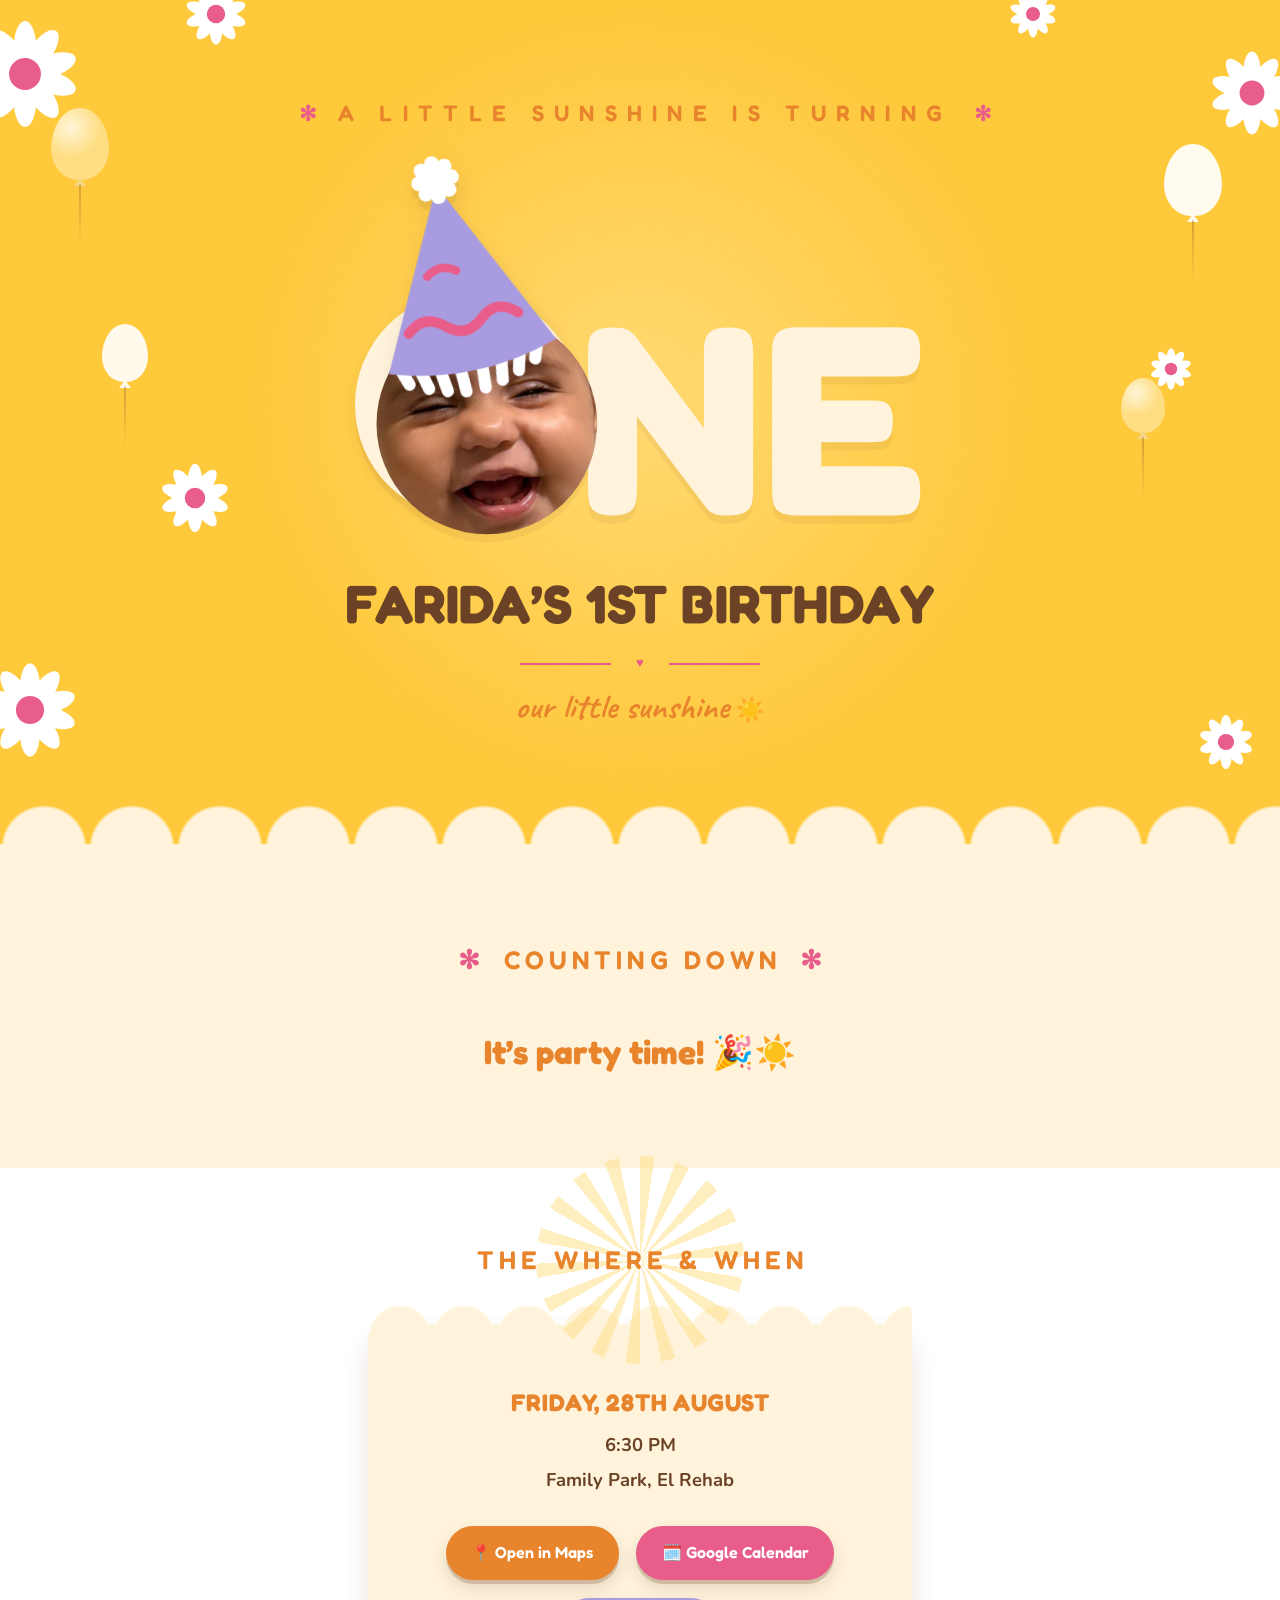
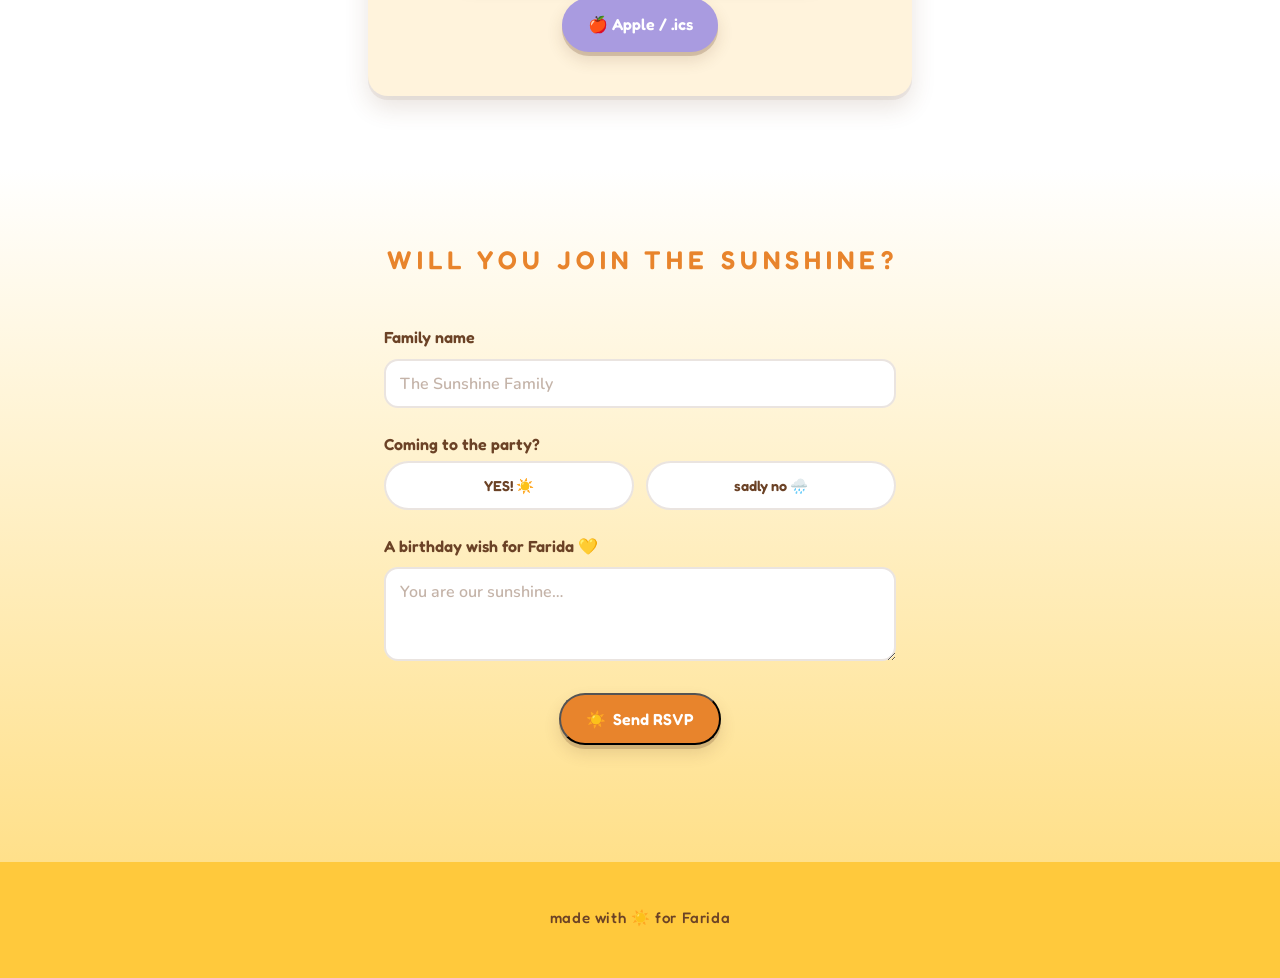
<file: index.html>
<!doctype html>
<html lang="en">
<head>
  <meta charset="utf-8" />
  <meta name="viewport" content="width=device-width, initial-scale=1" />
  <title>Farida is turning ONE! ☀️</title>
  <meta name="description" content="A little sunshine is turning ONE — join us for Farida's 1st birthday! Friday 28th August, 6:30 PM, Family Park, El Rehab." />
  <meta name="theme-color" content="#FFC93C" />
  <meta property="og:title" content="Farida is turning ONE! ☀️" />
  <meta property="og:description" content="A little sunshine is turning ONE — Friday 28th August, 6:30 PM, Family Park, El Rehab. Tap to RSVP!" />
  <meta property="og:image" content="https://deraz.github.io/didi-rsvp/assets/theme/invitation.jpeg" />
  <meta property="og:url" content="https://deraz.github.io/didi-rsvp/" />
  <meta property="og:type" content="website" />
  <link rel="icon" href="assets/theme/favicon.svg" type="image/svg+xml" />
  <link rel="preconnect" href="https://fonts.googleapis.com" />
  <link rel="preconnect" href="https://fonts.gstatic.com" crossorigin />
  <link href="https://fonts.googleapis.com/css2?family=Fredoka:wght@400;500;600;700&family=Caveat:wght@700&family=Nunito:wght@400;700;800&display=swap" rel="stylesheet" />
  <link rel="stylesheet" href="css/styles.css" />
</head>
<body>
  <div class="sky-decor" aria-hidden="true">
    <span class="cloud cloud-1"></span>
    <span class="cloud cloud-2"></span>
    <span class="cloud cloud-3"></span>
    <span class="cloud cloud-4"></span>
    <span class="balloon balloon-1"></span>
    <span class="balloon balloon-2"></span>
    <span class="balloon balloon-3"></span>
    <span class="balloon balloon-4"></span>
  </div>

  <header class="hero">
    <div class="hero-daisies" aria-hidden="true"></div>
    <p class="hero-kicker">A little sunshine is turning</p>
    <div class="hero-one" role="img" aria-label="ONE">
      <span class="hero-o">
        <img src="assets/theme/face.jpg" alt="" />
        <span class="party-hat" aria-hidden="true"></span>
      </span><span class="hero-n">N</span><span class="hero-e">E</span>
    </div>
    <h1 class="hero-title">Farida’s 1st Birthday</h1>
    <p class="hero-sub"><span class="script">our little sunshine</span> ☀️</p>
  </header>

  <main>
    <section id="countdown" aria-label="Countdown to the party">
      <h2 class="section-title"><span aria-hidden="true">✻</span> counting down <span aria-hidden="true">✻</span></h2>
      <div class="count-grid" role="timer">
        <div class="count-chip"><span class="count-num" id="cd-days">–</span><span class="count-label">days</span></div>
        <div class="count-chip"><span class="count-num" id="cd-hours">–</span><span class="count-label">hours</span></div>
        <div class="count-chip"><span class="count-num" id="cd-minutes">–</span><span class="count-label">minutes</span></div>
        <div class="count-chip"><span class="count-num" id="cd-seconds">–</span><span class="count-label">seconds</span></div>
      </div>
      <p class="count-until">until Didi turns ONE!</p>
      <p class="count-done" hidden>It’s party time! 🎉☀️</p>
    </section>
    <section id="details" aria-label="Party details">
      <h2 class="section-title">the where &amp; when</h2>
      <div class="details-card">
        <p class="details-line" id="det-date"></p>
        <p class="details-line" id="det-time"></p>
        <p class="details-line" id="det-venue"></p>
        <div class="details-actions">
          <a class="btn btn-maps" id="det-maps" target="_blank" rel="noopener">📍 Open in Maps</a>
          <a class="btn btn-gcal" id="det-gcal" target="_blank" rel="noopener">🗓️ Google Calendar</a>
          <a class="btn btn-ics" id="det-ics" download="faridas-first-birthday.ics">🍎 Apple / .ics</a>
        </div>
      </div>
    </section>
    <section id="photos" aria-label="Photo moments">
      <h2 class="section-title"><span aria-hidden="true">✻</span> photo moments <span aria-hidden="true">✻</span></h2>
      <div class="photo-grid" id="photo-grid"></div>
    </section>
    <section id="rsvp" aria-label="RSVP">
      <h2 class="section-title">will you join the sunshine?</h2>
      <form id="rsvp-form" novalidate>
        <label class="field">
          <span>Family name</span>
          <input name="name" type="text" maxlength="100" required placeholder="The Sunshine Family" />
        </label>
        <fieldset class="attending">
          <legend>Coming to the party?</legend>
          <label class="toggle yes"><input type="radio" name="attending" value="yes" /> <span>YES! ☀️</span></label>
          <label class="toggle no"><input type="radio" name="attending" value="no" /> <span>sadly no 🌧️</span></label>
        </fieldset>
        <div class="counts" id="rsvp-counts" hidden>
          <div class="stepper" data-for="adults">
            <span>Grown-ups</span>
            <button type="button" class="step-btn" data-step="-1" aria-label="fewer adults">−</button>
            <input name="adults" type="number" inputmode="numeric" min="1" max="20" value="1" />
            <button type="button" class="step-btn" data-step="1" aria-label="more adults">+</button>
          </div>
          <div class="stepper" data-for="kids">
            <span>Little ones</span>
            <button type="button" class="step-btn" data-step="-1" aria-label="fewer kids">−</button>
            <input name="kids" type="number" inputmode="numeric" min="0" max="20" value="0" />
            <button type="button" class="step-btn" data-step="1" aria-label="more kids">+</button>
          </div>
        </div>
        <label class="field">
          <span>A birthday wish for Farida 💛</span>
          <textarea name="wish" maxlength="500" rows="3" placeholder="You are our sunshine…"></textarea>
        </label>
        <button type="submit" class="btn btn-submit"><span class="sun-icon" aria-hidden="true">☀️</span> Send RSVP</button>
        <p class="form-msg" id="rsvp-msg" role="status"></p>
      </form>
      <div class="rsvp-done" id="rsvp-done" hidden>
        <p class="done-yes" hidden>Yaaay! Didi can’t wait to see you! ☀️🎉</p>
        <p class="done-no" hidden>We’ll miss you — thanks for letting us know 💛</p>
      </div>
    </section>
  </main>

  <footer class="footer">made with ☀️ for Farida</footer>

  <script type="module" src="js/app.js"></script>
</body>
</html>
</file>
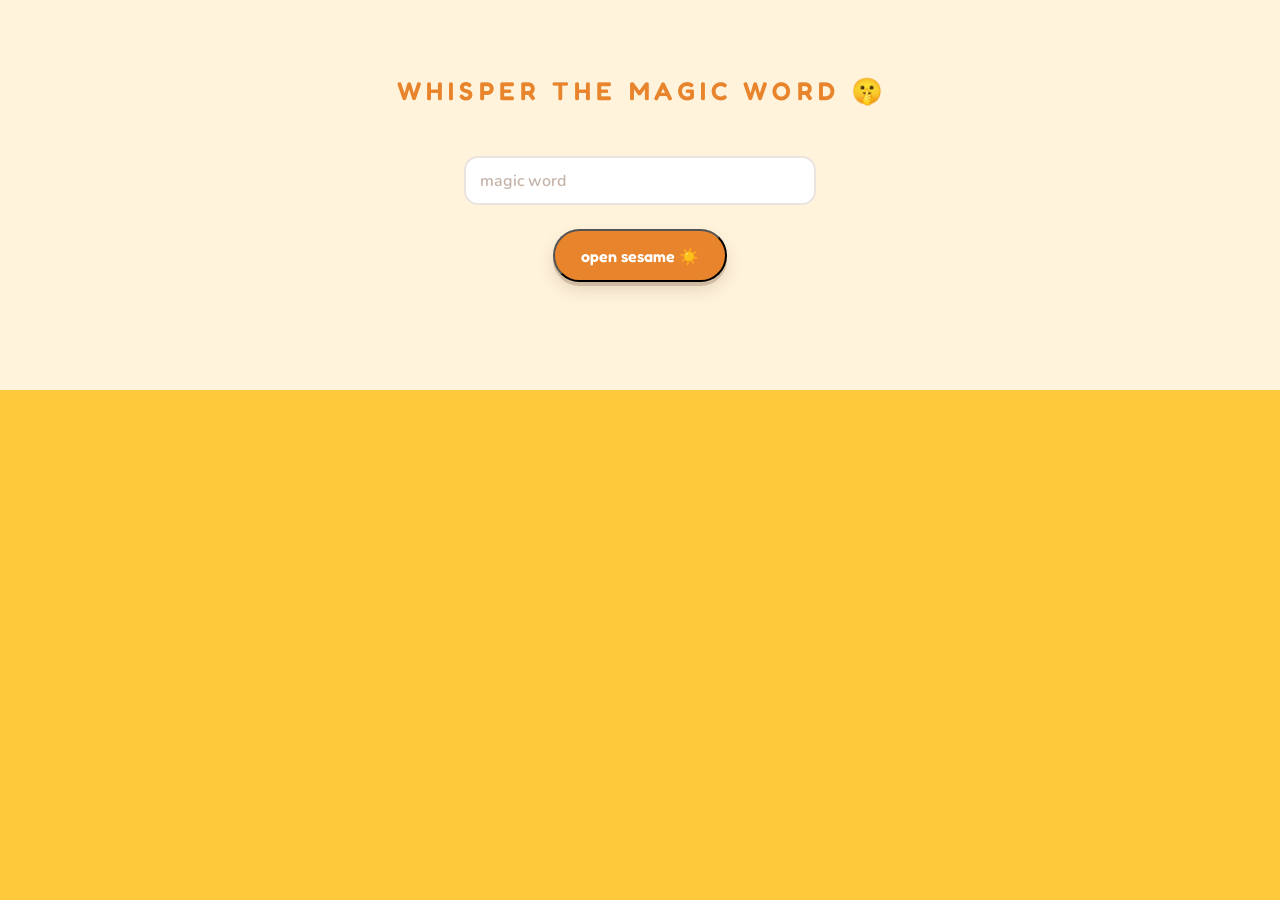
<file: admin.html>
<!doctype html>
<html lang="en">
<head>
  <meta charset="utf-8" />
  <meta name="viewport" content="width=device-width, initial-scale=1" />
  <meta name="robots" content="noindex, nofollow" />
  <title>Didi's secret garden 🤫</title>
  <meta name="theme-color" content="#FFC93C" />
  <link rel="icon" href="assets/theme/favicon.svg" type="image/svg+xml" />
  <link rel="preconnect" href="https://fonts.googleapis.com" />
  <link rel="preconnect" href="https://fonts.gstatic.com" crossorigin />
  <link href="https://fonts.googleapis.com/css2?family=Fredoka:wght@400;500;600;700&family=Caveat:wght@700&family=Nunito:wght@400;700;800&display=swap" rel="stylesheet" />
  <link rel="stylesheet" href="css/styles.css" />
</head>
<body>
  <main class="admin">
    <section id="gate">
      <h1 class="section-title">whisper the magic word 🤫</h1>
      <form id="gate-form">
        <input id="gate-pass" type="password" autocomplete="off" placeholder="magic word" />
        <button class="btn btn-submit" type="submit">open sesame ☀️</button>
        <p class="form-msg" id="gate-msg" role="status"></p>
      </form>
    </section>
    <section id="dash" hidden>
      <h1 class="section-title">Didi’s RSVP dashboard</h1>
      <div class="stat-cards">
        <div class="stat"><span class="stat-num" id="st-families">0</span><span>families</span></div>
        <div class="stat"><span class="stat-num" id="st-yes">0</span><span>coming</span></div>
        <div class="stat"><span class="stat-num" id="st-no">0</span><span>can’t make it</span></div>
        <div class="stat"><span class="stat-num" id="st-adults">0</span><span>grown-ups</span></div>
        <div class="stat"><span class="stat-num" id="st-kids">0</span><span>little ones</span></div>
      </div>
      <button class="btn" id="refresh">↻ refresh</button>
      <p class="form-msg" id="dash-msg" role="status"></p>
      <div class="table-scroll">
        <table class="rsvp-table">
          <thead><tr><th>When</th><th>Name</th><th>Coming</th><th>Adults</th><th>Kids</th><th>Wish</th></tr></thead>
          <tbody id="rsvp-rows"></tbody>
        </table>
      </div>
      <h2 class="section-title">wishes wall 💛</h2>
      <div id="wishes" class="wishes-wall"></div>
    </section>
  </main>
  <script type="module" src="js/admin.js"></script>
</body>
</html>
</file>
<file: css/styles.css>
/* ==========================================================================
   Farida's 1st Birthday — "a little sunshine is turning ONE"
   Theme tokens, page skeleton rhythm, and the invitation-style hero.
   No dependencies. Mobile-first: 375px base, enhancements at 700px / 1100px.
   ========================================================================== */

/* --------------------------------------------------------------------------
   1. Tokens
   -------------------------------------------------------------------------- */

:root {
  --sun: #FFC93C; --sun-soft: #FFE08A; --cream: #FFF3DC; --cloud: #FFFFFF;
  --marigold: #E8842C; --brown: #6B4226; --pink: #E85D8A; --lilac: #A99BE0;
  --font-display: "Fredoka", sans-serif;
  --font-script: "Caveat", cursive;
  --font-body: "Nunito", sans-serif;

  /* Shared decorative art, drawn once and reused as background layers. */
  --daisy: url("data:image/svg+xml,<svg xmlns='http://www.w3.org/2000/svg' viewBox='0 0 100 100'><g fill='%23FFFFFF'><ellipse cx='50' cy='27' rx='9.5' ry='22'/><ellipse cx='50' cy='27' rx='9.5' ry='22' transform='rotate(36 50 50)'/><ellipse cx='50' cy='27' rx='9.5' ry='22' transform='rotate(72 50 50)'/><ellipse cx='50' cy='27' rx='9.5' ry='22' transform='rotate(108 50 50)'/><ellipse cx='50' cy='27' rx='9.5' ry='22' transform='rotate(144 50 50)'/><ellipse cx='50' cy='27' rx='9.5' ry='22' transform='rotate(180 50 50)'/><ellipse cx='50' cy='27' rx='9.5' ry='22' transform='rotate(216 50 50)'/><ellipse cx='50' cy='27' rx='9.5' ry='22' transform='rotate(252 50 50)'/><ellipse cx='50' cy='27' rx='9.5' ry='22' transform='rotate(288 50 50)'/><ellipse cx='50' cy='27' rx='9.5' ry='22' transform='rotate(324 50 50)'/></g><circle cx='50' cy='50' r='13.5' fill='%23E85D8A'/></svg>");

  --hat: url("data:image/svg+xml,<svg xmlns='http://www.w3.org/2000/svg' viewBox='0 0 120 150'><g fill='%23FFFFFF'><rect x='16' y='113' width='6.5' height='17' rx='3.2' transform='rotate(-19 19 113)'/><rect x='27' y='117' width='6.5' height='17' rx='3.2' transform='rotate(-14 30 117)'/><rect x='38' y='120' width='6.5' height='17' rx='3.2' transform='rotate(-8 41 120)'/><rect x='49' y='122' width='6.5' height='17' rx='3.2' transform='rotate(-3 52 122)'/><rect x='61' y='122' width='6.5' height='17' rx='3.2' transform='rotate(3 64 122)'/><rect x='72' y='120' width='6.5' height='17' rx='3.2' transform='rotate(8 75 120)'/><rect x='83' y='117' width='6.5' height='17' rx='3.2' transform='rotate(14 86 117)'/><rect x='94' y='113' width='6.5' height='17' rx='3.2' transform='rotate(19 97 113)'/></g><path d='M60 24 L106 118 Q60 133 14 118 Z' fill='%23A99BE0'/><path d='M29 99 Q39 90 49 99 T69 99 T89 100' fill='none' stroke='%23E85D8A' stroke-width='5.5' stroke-linecap='round'/><path d='M45 71 Q53 65 61 71' fill='none' stroke='%23E85D8A' stroke-width='4.5' stroke-linecap='round'/><g fill='%23FFFFFF' transform='translate(60 21)'><rect x='-13' y='-4' width='26' height='8' rx='4'/><rect x='-13' y='-4' width='26' height='8' rx='4' transform='rotate(45)'/><rect x='-13' y='-4' width='26' height='8' rx='4' transform='rotate(90)'/><rect x='-13' y='-4' width='26' height='8' rx='4' transform='rotate(135)'/><circle r='9'/></g></svg>");

  /* A scalloped sun-cookie roundel — eight petal bumps plus a filled center
     disc, echoing the sun cookies/pops in assets/theme/desserts-grid.png.
     Reused as the .stat card background on the admin dashboard. */
  --sun-cookie: url("data:image/svg+xml,<svg xmlns='http://www.w3.org/2000/svg' viewBox='0 0 100 100'><g fill='%23FFC93C'><circle cx='88' cy='50' r='15'/><circle cx='77' cy='23' r='15'/><circle cx='50' cy='12' r='15'/><circle cx='23' cy='23' r='15'/><circle cx='12' cy='50' r='15'/><circle cx='23' cy='77' r='15'/><circle cx='50' cy='88' r='15'/><circle cx='77' cy='77' r='15'/><circle cx='50' cy='50' r='40'/></g></svg>");
}

/* --------------------------------------------------------------------------
   2. Reset + base
   -------------------------------------------------------------------------- */

* { box-sizing: border-box; margin: 0; }

html { -webkit-text-size-adjust: 100%; }

/* Belt-and-suspenders for every [hidden] element in the app: an author rule
   that sets `display` at equal-or-lower specificity than the UA [hidden]
   rule silently wins and leaves the element visible (see the .count-grid
   note in section 6 for the concrete trap). `!important` here means any
   future `display` rule on a [hidden] element is safe by default; the
   targeted `X[hidden] { display: none; }` overrides elsewhere in this file
   predate this rule and are left in place as documentation of the trap. */
[hidden] {
  display: none !important;
}

body {
  background: var(--sun);
  color: var(--brown);
  font-family: var(--font-body);
  font-size: 16px;
  line-height: 1.6;
  overflow-x: hidden;
  min-height: 100vh;
}

img { max-width: 100%; }

:focus-visible {
  outline: 3px solid var(--brown);
  outline-offset: 3px;
  border-radius: 6px;
}

/* --------------------------------------------------------------------------
   3. Sky decor — drifting clouds + floating balloons behind everything
   -------------------------------------------------------------------------- */

.sky-decor {
  position: fixed;
  inset: 0;
  overflow: hidden;
  pointer-events: none;
  z-index: 0;
}

.cloud {
  position: absolute;
  left: 0;
  width: 120px;
  height: 40px;
  background: var(--cloud);
  border-radius: 60px;
  opacity: 0.35;
  will-change: transform;
}

.cloud::before,
.cloud::after {
  content: "";
  position: absolute;
  background: inherit;
  border-radius: 50%;
}

.cloud::before { width: 58px; height: 58px; left: 16px; top: -26px; }
.cloud::after  { width: 40px; height: 40px; right: 18px; top: -18px; }

.cloud-1 { top: 5%;  transform: translateX(-30vw) scale(0.8);  opacity: 0.42; }
.cloud-2 { top: 37%; transform: translateX(-30vw) scale(0.55); opacity: 0.34; }
.cloud-3 { top: 58%; transform: translateX(-30vw) scale(1.05); opacity: 0.3; }
.cloud-4 { top: 79%; transform: translateX(-30vw) scale(0.7);  opacity: 0.28; }

.balloon {
  display: none;
  position: absolute;
  width: 58px;
  height: 72px;
  border-radius: 50% 50% 48% 48% / 58% 58% 44% 44%;
  background:
    radial-gradient(circle at 34% 27%, rgba(255, 255, 255, 0.8), rgba(255, 255, 255, 0) 46%),
    var(--sun-soft);
  opacity: 0.92;
}

/* Knot under the balloon. */
.balloon::before {
  content: "";
  position: absolute;
  left: 50%;
  bottom: -6px;
  width: 0;
  height: 0;
  transform: translateX(-50%);
  border-left: 6px solid transparent;
  border-right: 6px solid transparent;
  border-bottom: 8px solid currentColor;
  color: inherit;
}

/* String. */
.balloon::after {
  content: "";
  position: absolute;
  left: 50%;
  top: 100%;
  width: 2px;
  height: 62px;
  margin-top: 4px;
  transform: translateX(-50%);
  background: linear-gradient(rgba(107, 66, 38, 0.32), rgba(107, 66, 38, 0));
  border-radius: 2px;
}

.balloon-1 { top: 9%;  left: 2.2%;  color: #F3D98C; }
.balloon-2 { top: 30%; left: 5.5%;  color: #FFFFFF; background: radial-gradient(circle at 34% 27%, rgba(255,255,255,0.95), rgba(255,255,255,0) 46%), var(--cloud); width: 46px; height: 58px; opacity: 0.9; }
.balloon-3 { top: 13%; right: 2.4%; color: #FFFFFF; background: radial-gradient(circle at 34% 27%, rgba(255,255,255,0.95), rgba(255,255,255,0) 46%), var(--cloud); }
.balloon-4 { top: 37%; right: 6%;   color: #F3D98C; width: 44px; height: 55px; }

/* --------------------------------------------------------------------------
   4. Hero — a web recreation of the paper invitation
   -------------------------------------------------------------------------- */

.hero {
  position: relative;
  z-index: 1;
  overflow: hidden;
  padding: clamp(2.75rem, 11vw, 5.5rem) clamp(1rem, 5vw, 2.5rem) clamp(5rem, 14vw, 8rem);
  text-align: center;
  isolation: isolate;
}

/* Warm glow behind the ONE, like light off the page. */
.hero::before {
  content: "";
  position: absolute;
  left: 50%;
  top: 46%;
  width: min(125vw, 880px);
  aspect-ratio: 1;
  transform: translate(-50%, -50%);
  background: radial-gradient(circle, var(--sun-soft) 0%, rgba(255, 224, 138, 0) 63%);
  opacity: 0.7;
  z-index: -2;
}

/* Cloud-scalloped hand-off into the first cream section. */
.hero::after {
  content: "";
  position: absolute;
  left: 0;
  right: 0;
  bottom: -1px;
  height: 58px;
  z-index: -1;
  background:
    radial-gradient(circle at 32px 40px, var(--cream) 29px, rgba(255, 243, 220, 0) 31px)
      0 0 / 64px 58px repeat-x,
    linear-gradient(var(--cream), var(--cream)) 0 100% / 100% 20px no-repeat;
}

.hero-daisies {
  position: absolute;
  inset: 0;
  z-index: -1;
  pointer-events: none;
  background-image: var(--daisy), var(--daisy), var(--daisy), var(--daisy), var(--daisy), var(--daisy);
  background-repeat: no-repeat;
  background-size: 96px, 58px, 74px, 44px, 84px, 50px;
  background-position:
    -26px 1.5%,
    23% -14px,
    calc(100% + 14px) 4%,
    72% 1%,
    -18px 87%,
    calc(100% - 10px) 90%;
}

/* --- kicker: spaced marigold caps flanked by pink sparkle marks ---------- */

.hero-kicker {
  font-family: var(--font-display);
  font-weight: 600;
  font-size: clamp(0.78rem, 3.4vw, 1.2rem);
  color: var(--marigold);
  text-transform: uppercase;
  letter-spacing: 0.24em;
  text-indent: 0.24em;
  text-align: center;
  line-height: 1.5;
  /* Keeps the kicker to a comfortable two-line measure on phones so the
     sparkle marks stay beside the words instead of out at the daisies. */
  max-width: min(100%, 12.5rem);
  margin: 0 auto;
}

.hero-kicker::before,
.hero-kicker::after {
  /* U+273B has no emoji presentation, unlike ✳ which iOS renders as a
     green emoji regardless of CSS color. */
  content: "✻";
  display: inline-block;
  color: var(--pink);
  font-size: 0.95em;
  letter-spacing: 0;
  text-indent: 0;
}

.hero-kicker::before { margin-right: 1em; }
.hero-kicker::after  { margin-left: 1em; }

/* --- the giant ONE ------------------------------------------------------- */

.hero-one {
  display: flex;
  justify-content: center;
  align-items: center;
  font-family: var(--font-display);
  font-weight: 700;
  font-size: clamp(6rem, 31vw, 16rem);
  line-height: 1;
  color: var(--cream);
  letter-spacing: 0.005em;
  /* Top margin scales with the type so the party hat always clears the kicker. */
  margin: calc(0.5em + 1rem) 0 clamp(0.5rem, 2vw, 1rem);
  filter: drop-shadow(0 0.03em 0 rgba(107, 66, 38, 0.07));
}

.hero-o {
  position: relative;
  display: inline-block;
  width: 0.84em;
  height: 0.84em;
  flex: none;
  margin-bottom: 0.075em;
  border-radius: 50%;
  background: var(--cream);
  box-shadow: 0 0.02em 0.05em rgba(107, 66, 38, 0.08);
}

.hero-o img {
  position: absolute;
  inset: 0.072em;
  width: auto;
  height: auto;
  display: block;
  object-fit: cover;
  object-position: 50% 44%;
  /* Clip tight, then scale back up: crops the source's edge fringe without
     letting the photo spill outside the cream ring. */
  clip-path: circle(47%);
  transform: scale(1.04);
}

.hero-n,
.hero-e { display: inline-block; }

/* --- the party hat: lilac cone, pink zigzag, white pompom + tassels ------ */

.party-hat {
  position: absolute;
  left: 8%;
  top: -71%;
  width: 99%;
  aspect-ratio: 120 / 150;
  transform: rotate(-12deg);
  transform-origin: 60% 100%;
  background: var(--hat) no-repeat center / contain;
  filter: drop-shadow(0 0.03em 0.04em rgba(107, 66, 38, 0.12));
}

/* --- title + script sub-line -------------------------------------------- */

.hero-title {
  font-family: var(--font-display);
  font-weight: 700;
  font-size: clamp(1.7rem, 7.6vw, 3.5rem);
  line-height: 1.15;
  letter-spacing: 0.01em;
  text-transform: uppercase;
  color: var(--brown);
  margin: clamp(0.75rem, 3vw, 1.5rem) auto 0;
  max-width: 16ch;
}

.hero-sub {
  margin-top: clamp(0.9rem, 3.5vw, 1.4rem);
  font-size: clamp(1.1rem, 4vw, 1.5rem);
  line-height: 1.2;
}

/* Pink rule–heart–rule divider, straight from the invitation. */
.hero-sub::before {
  content: "♥";
  display: block;
  width: min(15rem, 74vw);
  margin: 0 auto clamp(0.6rem, 2.5vw, 1rem);
  color: var(--pink);
  font-size: 0.82rem;
  line-height: 1;
  background:
    linear-gradient(var(--pink), var(--pink)) left center / 38% 2px no-repeat,
    linear-gradient(var(--pink), var(--pink)) right center / 38% 2px no-repeat;
}

.hero-sub .script {
  font-family: var(--font-script);
  font-weight: 700;
  font-size: 1.45em;
  color: var(--marigold);
}

/* --------------------------------------------------------------------------
   5. Page rhythm — empty landmarks that later tasks fill in
   -------------------------------------------------------------------------- */

main {
  position: relative;
  z-index: 1;
  /* Overlap the hero by a hair so fractional layout heights can never leave a
     sliver of the yellow page background showing at the seam. */
  margin-top: -1px;
}

main > section {
  min-height: clamp(170px, 27vh, 280px);
  padding: clamp(2.5rem, 8vw, 4.5rem) clamp(1rem, 5vw, 2.5rem);
  background: var(--cream);
}

#details { background: var(--cloud); }
#photos  { background: var(--cream); }
#rsvp    { background: linear-gradient(180deg, var(--cloud) 0%, var(--sun-soft) 100%); }

/* --------------------------------------------------------------------------
   6. Countdown — cloud-cookie chips ticking down to the party
   -------------------------------------------------------------------------- */

.section-title {
  font-family: var(--font-display);
  font-weight: 600;
  font-size: clamp(1.05rem, 4.4vw, 1.4rem);
  text-transform: uppercase;
  letter-spacing: 0.14em;
  text-indent: 0.14em;
  text-align: center;
  color: var(--marigold);
  margin: 0 auto clamp(1.75rem, 7vw, 2.75rem);
}

.section-title span {
  display: inline-block;
  color: var(--pink);
  margin: 0 0.3em;
  text-indent: 0;
}

.count-grid {
  display: grid;
  grid-template-columns: repeat(4, 1fr);
  gap: clamp(0.55rem, 3vw, 1rem);
  max-width: 30rem;
  margin: 0 auto;
}

/* `display: grid` above out-specifies the UA [hidden] rule at equal
   specificity (author beats user-agent regardless of selector weight), so
   without this the grid would stay visible after `els.grid.hidden = true`. */
.count-grid[hidden] {
  display: none;
}

/* A cloud cookie: a soft blobby rectangle plus two overlapping circular
   bumps riding its top edge, echoing the iced cloud cookies in
   assets/theme/desserts-grid.png. */
.count-chip {
  position: relative;
  display: flex;
  flex-direction: column;
  align-items: center;
  justify-content: center;
  gap: 0.2em;
  padding: 1.15em 0.3em 0.85em;
  background: var(--cloud);
  border-radius: 48% 48% 42% 42% / 62% 62% 38% 38%;
  box-shadow:
    0 3px 0 rgba(107, 66, 38, 0.08),
    0 8px 16px rgba(107, 66, 38, 0.14);
}

.count-chip::before,
.count-chip::after {
  content: "";
  position: absolute;
  top: -13%;
  width: 52%;
  height: 40%;
  background: inherit;
  border-radius: 50%;
}

.count-chip::before { left: 0%; }
.count-chip::after  { right: 0%; }

.count-num {
  position: relative;
  font-family: var(--font-display);
  font-weight: 700;
  font-size: clamp(1.5rem, 7vw, 2rem);
  line-height: 1;
  color: var(--marigold);
  font-variant-numeric: tabular-nums;
}

.count-label {
  position: relative;
  font-family: var(--font-body);
  font-weight: 800;
  font-size: clamp(0.58rem, 2.4vw, 0.72rem);
  text-transform: uppercase;
  letter-spacing: 0.09em;
  color: var(--brown);
}

.count-until {
  margin-top: clamp(1.25rem, 5vw, 2rem);
  font-family: var(--font-script);
  font-weight: 700;
  font-size: clamp(1.3rem, 5.5vw, 1.7rem);
  text-align: center;
  color: var(--marigold);
}

.count-done {
  margin-top: clamp(1rem, 4vw, 1.5rem);
  font-family: var(--font-display);
  font-weight: 700;
  font-size: clamp(1.5rem, 6vw, 2.1rem);
  text-align: center;
  color: var(--marigold);
}

/* --------------------------------------------------------------------------
   7. Details — the where & when, with maps + calendar actions
   -------------------------------------------------------------------------- */

#details .section-title {
  position: relative;
  z-index: 1;
}

/* Sunburst glowing behind the title, like the hero's warm glow. */
#details .section-title::before {
  content: "";
  position: absolute;
  left: 50%;
  top: 50%;
  z-index: -1;
  width: clamp(9rem, 45vw, 13rem);
  aspect-ratio: 1;
  transform: translate(-50%, -50%);
  background: repeating-conic-gradient(var(--sun-soft) 0deg 8deg, transparent 8deg 20deg);
  border-radius: 50%;
  opacity: 0.55;
}

.details-card {
  position: relative;
  max-width: 30rem;
  margin: 30px auto 0;
  padding: clamp(2.5rem, 8vw, 3.25rem) clamp(1.5rem, 6vw, 2.5rem) clamp(2rem, 7vw, 2.75rem);
  background: var(--cream);
  border-radius: 20px;
  box-shadow:
    0 4px 0 rgba(107, 66, 38, 0.08),
    0 12px 24px rgba(107, 66, 38, 0.14);
  text-align: center;
}

/* Cloud-scallop lid capping the card, echoing the hero::after hand-off. */
.details-card::before {
  content: "";
  position: absolute;
  left: 0;
  right: 0;
  top: -29px;
  height: 58px;
  border-radius: 20px 20px 0 0;
  background:
    radial-gradient(circle at 32px 40px, var(--cream) 29px, rgba(255, 243, 220, 0) 31px)
      0 0 / 64px 58px repeat-x,
    linear-gradient(var(--cream), var(--cream)) 0 100% / 100% 20px no-repeat;
}

.details-line {
  position: relative;
  margin: 0.3em 0;
  font-weight: 700;
}

#det-date {
  font-family: var(--font-display);
  font-size: clamp(1.15rem, 4.5vw, 1.5rem);
  text-transform: uppercase;
  letter-spacing: 0.03em;
  color: var(--marigold);
}

#det-time,
#det-venue {
  font-size: clamp(1rem, 3.6vw, 1.15rem);
  color: var(--brown);
}

.details-actions {
  position: relative;
  display: flex;
  flex-wrap: wrap;
  justify-content: center;
  gap: 0.85rem;
  margin-top: clamp(1.5rem, 5vw, 2rem);
}

.btn {
  display: inline-flex;
  align-items: center;
  justify-content: center;
  gap: 0.4em;
  /* Emoji-only buttons (e.g. #refresh, no icon span) sit ~4px shorter than
     ones with a taller inline glyph, which drops them under the 44px tap
     target minimum — min-height keeps every .btn variant at 44px regardless
     of its content's natural line box. */
  min-height: 44px;
  font-family: var(--font-display);
  font-weight: 600;
  font-size: clamp(0.85rem, 3.2vw, 0.95rem);
  color: var(--cloud);
  text-decoration: none;
  white-space: nowrap;
  padding: 0.85em 1.35em;
  border-radius: 999px;
  box-shadow:
    0 4px 0 rgba(107, 66, 38, 0.22),
    0 8px 16px rgba(107, 66, 38, 0.16);
  transition: translate 0.15s ease;
}

.btn:hover,
.btn:focus-visible {
  translate: 0 -2px;
}

.btn-maps { background: var(--marigold); }
.btn-gcal { background: var(--pink); }
.btn-ics  { background: var(--lilac); }

/* --------------------------------------------------------------------------
   8. Photo moments — polaroid snapshots, tossed onto the page
   -------------------------------------------------------------------------- */

.photo-grid {
  display: grid;
  grid-template-columns: repeat(2, 1fr);
  gap: clamp(1.5rem, 6vw, 2rem) clamp(1rem, 4vw, 1.5rem);
  max-width: 34rem;
  margin: 0 auto;
}

/* [hidden] on the ancestor #photos already removes this from layout, so no
   extra guard is needed here (see the count-grid note above for the case
   where that guard IS required). */
.photo-card {
  display: flex;
  flex-direction: column;
  align-items: center;
  background: var(--cloud);
  padding: 0.55rem 0.55rem 1rem;
  border-radius: 4px;
  box-shadow:
    0 3px 0 rgba(107, 66, 38, 0.08),
    0 8px 16px rgba(107, 66, 38, 0.16);
  transform: rotate(-3deg);
  transition: transform 0.2s ease;
}

.photo-card:nth-child(even) { transform: rotate(3deg); }
.photo-card:nth-child(3n)   { transform: rotate(-1.5deg); }

.photo-card:hover,
.photo-card:focus-within {
  transform: rotate(0deg) translateY(-2px);
}

.photo-card img {
  display: block;
  width: 100%;
  aspect-ratio: 1;
  object-fit: cover;
  border-radius: 2px;
}

.photo-card figcaption {
  margin-top: 0.65em;
  font-family: var(--font-script);
  font-weight: 700;
  font-size: clamp(1.05rem, 4.4vw, 1.3rem);
  line-height: 1.1;
  color: var(--marigold);
  text-align: center;
}

/* --------------------------------------------------------------------------
   9. RSVP — form, toggle pills, steppers, submit sun, and confetti
   -------------------------------------------------------------------------- */

#rsvp-form {
  max-width: 26rem;
  margin: 0 auto;
  display: flex;
  flex-direction: column;
  gap: clamp(1.1rem, 4vw, 1.5rem);
}

/* Same trap as .count-grid/.counts: an explicit `display` here out-specifies
   the UA [hidden] rule, so `form.hidden = true` on submit success needs this
   guard or the form stays visible next to the done message. */
#rsvp-form[hidden] {
  display: none;
}

.field {
  display: flex;
  flex-direction: column;
  gap: 0.5em;
  font-family: var(--font-display);
  font-weight: 600;
  font-size: 0.9rem;
  color: var(--brown);
}

.field input[type="text"],
.field textarea {
  width: 100%;
  font-family: var(--font-body);
  font-weight: 700;
  font-size: 1rem;
  color: var(--brown);
  padding: 0.85em 1em;
  border: none;
  border-radius: 14px;
  background: var(--cloud);
  box-shadow: inset 0 0 0 2px rgba(107, 66, 38, 0.14);
  resize: vertical;
}

.field input[type="text"]::placeholder,
.field textarea::placeholder {
  color: rgba(107, 66, 38, 0.4);
  font-weight: 600;
}

.field input[type="text"]:focus,
.field textarea:focus {
  outline: none;
  box-shadow: inset 0 0 0 2px var(--marigold);
}

.attending {
  display: flex;
  flex-wrap: wrap;
  gap: 0.75rem;
  border: none;
  padding: 0;
  margin: 0;
}

.attending legend {
  width: 100%;
  padding: 0 0 0.2em;
  font-family: var(--font-display);
  font-weight: 600;
  font-size: 0.9rem;
  color: var(--brown);
}

/* The pill is the <label>; its radio is visually hidden but stays in the a11y
   tree and keyboard-focusable, so :has(input:checked) drives the fill. */
.toggle {
  position: relative;
  flex: 1 1 9rem;
  display: flex;
  align-items: center;
  justify-content: center;
  padding: 0.9em 0.5em;
  border-radius: 999px;
  background: var(--cloud);
  box-shadow: inset 0 0 0 2px rgba(107, 66, 38, 0.14);
  font-family: var(--font-display);
  font-weight: 600;
  font-size: 0.9rem;
  color: var(--brown);
  cursor: pointer;
  transition: background-color 0.15s ease, box-shadow 0.15s ease, translate 0.15s ease;
}

.toggle input {
  position: absolute;
  width: 1px;
  height: 1px;
  opacity: 0;
  pointer-events: none;
}

.toggle:has(input:focus-visible) {
  outline: 3px solid var(--brown);
  outline-offset: 3px;
}

.toggle.yes:has(input:checked) {
  background: var(--sun);
  color: var(--brown);
  box-shadow: none;
  translate: 0 -2px;
}

.toggle.no:has(input:checked) {
  background: var(--lilac);
  color: var(--cloud);
  box-shadow: none;
  translate: 0 -2px;
}

.counts {
  display: flex;
  flex-direction: column;
  gap: 0.85rem;
}

/* Same trap as .count-grid: an explicit `display` here would out-specify the
   UA [hidden] rule, so it needs the same guard once `counts.hidden` is set. */
.counts[hidden] {
  display: none;
}

.stepper {
  display: grid;
  grid-template-columns: 1fr auto auto auto;
  align-items: center;
  gap: 0.6rem;
  padding: 0.7em 0.9em;
  background: var(--cloud);
  border-radius: 14px;
}

.stepper > span {
  font-family: var(--font-display);
  font-weight: 600;
  font-size: 0.85rem;
  color: var(--brown);
}

.stepper input {
  width: 2.6em;
  text-align: center;
  font-family: var(--font-display);
  font-weight: 700;
  font-size: 1.05rem;
  color: var(--marigold);
  border: none;
  background: transparent;
  -moz-appearance: textfield;
}

.stepper input::-webkit-outer-spin-button,
.stepper input::-webkit-inner-spin-button {
  -webkit-appearance: none;
  margin: 0;
}

.step-btn {
  display: inline-flex;
  align-items: center;
  justify-content: center;
  /* 2.5em keeps the tap target at the 44px minimum (2.1em was ~37px). */
  width: 2.5em;
  height: 2.5em;
  border: none;
  border-radius: 50%;
  background: var(--sun-soft);
  color: var(--brown);
  font-family: var(--font-display);
  font-weight: 700;
  font-size: 1.1rem;
  line-height: 1;
  cursor: pointer;
  transition: background-color 0.15s ease, translate 0.15s ease;
}

.step-btn:hover,
.step-btn:focus-visible {
  background: var(--sun);
  translate: 0 -1px;
}

.btn-submit {
  align-self: center;
  margin-top: 0.5rem;
  background: var(--marigold);
}

.sun-icon {
  display: inline-block;
  transition: translate 0.2s ease;
}

.btn-submit:hover .sun-icon,
.btn-submit:focus-visible .sun-icon {
  translate: 0 -3px;
}

.btn-submit:disabled {
  opacity: 0.65;
  cursor: not-allowed;
  translate: none;
}

.btn-submit:disabled .sun-icon {
  translate: none;
}

.form-msg {
  min-height: 1.4em;
  margin: 0;
  text-align: center;
  font-family: var(--font-display);
  font-weight: 600;
  font-size: 0.9rem;
  color: var(--marigold);
}

.rsvp-done {
  max-width: 26rem;
  margin: 0 auto;
  text-align: center;
  font-family: var(--font-script);
  font-weight: 700;
  font-size: clamp(1.3rem, 5vw, 1.6rem);
  color: var(--marigold);
}

.rsvp-done[hidden] {
  display: none;
}

.rsvp-done p[hidden] {
  display: none;
}

/* Confetti bits are appended straight to <body> by burstConfetti(); since
   they're the only <span> children there, nth-of-type alternates shape
   between the confetti bits themselves regardless of the page's other
   direct-child siblings (header/main/footer). */
.confetti {
  position: fixed;
  top: -20px;
  left: 0;
  width: 10px;
  height: 10px;
  z-index: 20;
  border-radius: 2px;
  pointer-events: none;
  animation-fill-mode: forwards;
  animation-timing-function: linear;
}

.confetti:nth-of-type(3n) {
  border-radius: 50%;
}

@keyframes confetti-fall {
  to { transform: translateY(100vh) translateX(var(--drift)) rotate(720deg); }
}

/* --------------------------------------------------------------------------
   10. Footer
   -------------------------------------------------------------------------- */

.footer {
  position: relative;
  z-index: 1;
  background: var(--sun);
  color: var(--brown);
  font-family: var(--font-display);
  font-weight: 500;
  font-size: 0.95rem;
  letter-spacing: 0.04em;
  text-align: center;
  padding: clamp(1.75rem, 6vw, 2.75rem) 1rem clamp(2rem, 7vw, 3rem);
}

/* --------------------------------------------------------------------------
   11. Enhancements — 700px and up
   -------------------------------------------------------------------------- */

@media (min-width: 700px) {
  .balloon { display: block; }

  .hero {
    padding-top: clamp(3.5rem, 8vw, 6rem);
    padding-bottom: clamp(6rem, 12vw, 9rem);
  }

  .hero-kicker {
    max-width: none;
    font-size: clamp(1rem, 2vw, 1.35rem);
    letter-spacing: 0.42em;
    text-indent: 0.42em;
  }

  .hero-one { font-size: clamp(9rem, 22vw, 14rem); }

  .hero-daisies {
    background-image:
      var(--daisy), var(--daisy), var(--daisy), var(--daisy),
      var(--daisy), var(--daisy), var(--daisy), var(--daisy);
    background-size: 118px, 68px, 92px, 52px, 104px, 60px, 76px, 46px;
    background-position:
      -34px 2%,
      15% -20px,
      calc(100% + 18px) 6%,
      82% -12px,
      -22px 86%,
      calc(100% - 24px) 88%,
      13% 58%,
      93% 42%;
  }

  .hero::after { height: 76px; }
  .hero::after {
    background:
      radial-gradient(circle at 44px 54px, var(--cream) 40px, rgba(255, 243, 220, 0) 43px)
        0 0 / 88px 76px repeat-x,
      linear-gradient(var(--cream), var(--cream)) 0 100% / 100% 26px no-repeat;
  }

  .section-title { font-size: 1.6rem; letter-spacing: 0.2em; text-indent: 0.2em; }

  .count-grid { max-width: 40rem; gap: 1.5rem; }

  .count-num { font-size: 2.6rem; }
  .count-label { font-size: 0.85rem; }

  .details-card { max-width: 34rem; }
  .details-actions { gap: 1.1rem; }
  .btn { font-size: 1rem; padding: 0.9em 1.6em; }

  .photo-grid { grid-template-columns: repeat(3, 1fr); max-width: 50rem; gap: 2.25rem 1.75rem; }

  #rsvp-form,
  .rsvp-done { max-width: 30rem; }

  .field,
  .attending legend { font-size: 1rem; }
}

/* --------------------------------------------------------------------------
   12. Enhancements — 1100px and up
   -------------------------------------------------------------------------- */

@media (min-width: 1100px) {
  .hero { padding-bottom: clamp(7rem, 11vw, 10rem); }

  .hero-one { font-size: clamp(13rem, 21vw, 19rem); }

  .hero-title { font-size: clamp(3rem, 4.2vw, 4.25rem); max-width: none; }

  .hero-kicker { font-size: 1.4rem; letter-spacing: 0.46em; text-indent: 0.46em; }

  .balloon-1 { top: 12%; left: 4%; }
  .balloon-2 { top: 36%; left: 8%; }
  .balloon-3 { top: 16%; right: 4.5%; }
  .balloon-4 { top: 42%; right: 9%; }

  main > section { min-height: 300px; }

  .count-grid { max-width: 48rem; gap: 1.75rem; }

  .count-num { font-size: 3.1rem; }
  .count-label { font-size: 0.95rem; letter-spacing: 0.1em; }

  .photo-grid { grid-template-columns: repeat(4, 1fr); max-width: 66rem; }

  #rsvp-form,
  .rsvp-done { max-width: 32rem; }
}

/* --------------------------------------------------------------------------
   13. Motion — decorative only, and only when the visitor welcomes it
   -------------------------------------------------------------------------- */

@keyframes drift-across {
  from { transform: translateX(-30vw) scale(var(--s, 1)); }
  to   { transform: translateX(130vw) scale(var(--s, 1)); }
}

@keyframes float-up-down {
  0%, 100% { translate: 0 0; }
  50%      { translate: 0 -18px; }
}

@keyframes gentle-bob {
  0%, 100% { transform: translateY(0); }
  50%      { transform: translateY(-0.022em); }
}

@keyframes sparkle-pulse {
  0%, 100% { opacity: 1;    transform: scale(1); }
  50%      { opacity: 0.55; transform: scale(0.78); }
}

@keyframes btn-wobble {
  0%, 100% { rotate: 0deg; }
  25%      { rotate: -4deg; }
  75%      { rotate: 4deg; }
}

@media (prefers-reduced-motion: no-preference) {
  .cloud {
    animation: drift-across linear infinite;
  }

  .cloud-1 { --s: 0.85; animation-duration: 92s;  animation-delay: -12s; }
  .cloud-2 { --s: 0.55; animation-duration: 128s; animation-delay: -70s; }
  .cloud-3 { --s: 1.05; animation-duration: 156s; animation-delay: -34s; }
  .cloud-4 { --s: 0.7;  animation-duration: 112s; animation-delay: -96s; }

  .balloon { animation: float-up-down 7s ease-in-out infinite; }
  .balloon-2 { animation-duration: 9s;  animation-delay: -2s; }
  .balloon-3 { animation-duration: 8s;  animation-delay: -4s; }
  .balloon-4 { animation-duration: 10s; animation-delay: -6s; }

  .hero-o { animation: gentle-bob 5s ease-in-out infinite; }

  .hero-kicker::before,
  .hero-kicker::after { animation: sparkle-pulse 3.2s ease-in-out infinite; }
  .hero-kicker::after { animation-delay: -1.6s; }

  .section-title span { animation: sparkle-pulse 3.2s ease-in-out infinite; }
  .section-title span:last-child { animation-delay: -1.6s; }

  .count-chip { animation: gentle-bob 4.5s ease-in-out infinite; }
  .count-chip:nth-child(2) { animation-delay: -1.1s; }
  .count-chip:nth-child(3) { animation-delay: -2.2s; }
  .count-chip:nth-child(4) { animation-delay: -3.3s; }

  .btn:hover,
  .btn:focus-visible {
    animation: btn-wobble 0.4s ease-in-out;
  }

  /* burstConfetti() already checks matchMedia before spawning any .confetti
     bits, so this is belt-and-suspenders: even a stray bit stays inert. */
  .confetti {
    animation-name: confetti-fall;
  }
}

@media (prefers-reduced-motion: reduce) {
  *,
  *::before,
  *::after {
    animation: none !important;
    transition: none !important;
    scroll-behavior: auto !important;
  }
}

/* --------------------------------------------------------------------------
   14. Admin dashboard — the secret RSVP gate, stats, table, and wishes wall
   -------------------------------------------------------------------------- */

/* #gate and #dash are toggled via the `hidden` attribute in js/admin.js.
   Neither is given an explicit `display` below, so the UA [hidden] rule
   keeps working — see the .count-grid note in section 6 for what happens
   when an author rule out-specifies it. These are belt-and-suspenders. */
#gate[hidden],
#dash[hidden] {
  display: none;
}

#dash { background: var(--cloud); }

#gate-form {
  max-width: 22rem;
  margin: 0 auto;
  display: flex;
  flex-direction: column;
  gap: 1rem;
}

#gate-pass {
  width: 100%;
  font-family: var(--font-body);
  font-weight: 700;
  font-size: 1rem;
  color: var(--brown);
  padding: 0.85em 1em;
  border: none;
  border-radius: 14px;
  background: var(--cloud);
  box-shadow: inset 0 0 0 2px rgba(107, 66, 38, 0.14);
}

#gate-pass::placeholder {
  color: rgba(107, 66, 38, 0.4);
  font-weight: 600;
}

#gate-pass:focus {
  outline: none;
  box-shadow: inset 0 0 0 2px var(--marigold);
}

/* Non-animated fallback: even with motion switched off (or mid-keyframe on
   very first paint) the gate still visibly reacts to a wrong password. */
#gate-form.shake {
  box-shadow: 0 0 0 3px var(--pink);
}

@keyframes shake-x {
  10%, 90% { transform: translateX(-2px); }
  20%, 80% { transform: translateX(4px); }
  30%, 50%, 70% { transform: translateX(-7px); }
  40%, 60% { transform: translateX(7px); }
}

@media (prefers-reduced-motion: no-preference) {
  #gate-form.shake {
    animation: shake-x 0.5s ease;
  }
}

#dash .section-title:not(:first-child) {
  margin-top: clamp(2.25rem, 7vw, 3rem);
}

/* Sun-cookie stat roundels, flower-bumped like the cookies/pops in
   assets/theme/desserts-grid.png. filter: drop-shadow (rather than
   box-shadow) follows the scalloped alpha shape instead of the square box. */
.stat-cards {
  display: flex;
  flex-wrap: wrap;
  justify-content: center;
  gap: clamp(0.5rem, 3vw, 1rem);
  max-width: 34rem;
  margin: 0 auto clamp(2rem, 6vw, 2.5rem);
}

.stat {
  display: flex;
  flex-direction: column;
  align-items: center;
  justify-content: center;
  gap: 0.15em;
  width: clamp(6rem, 24vw, 7.5rem);
  aspect-ratio: 1;
  padding: 0.5em;
  background: var(--sun-cookie) no-repeat center / 82% 82%;
  filter:
    drop-shadow(0 3px 0 rgba(107, 66, 38, 0.1))
    drop-shadow(0 8px 14px rgba(107, 66, 38, 0.18));
}

.stat-num {
  font-family: var(--font-display);
  font-weight: 700;
  font-size: clamp(1.25rem, 5vw, 1.6rem);
  line-height: 1;
  color: var(--brown);
}

.stat > span:last-child {
  max-width: 5rem;
  font-family: var(--font-body);
  font-weight: 800;
  font-size: clamp(0.55rem, 2.2vw, 0.68rem);
  text-transform: uppercase;
  letter-spacing: 0.04em;
  text-align: center;
  color: var(--brown);
}

#refresh {
  display: flex;
  width: fit-content;
  margin: 0 auto clamp(1.75rem, 6vw, 2.5rem);
  background: var(--lilac);
  border: none;
  cursor: pointer;
}

/* Mobile-friendly table: the wrapper scrolls horizontally on its own so the
   6-column table never forces the page itself to scroll sideways (body
   keeps overflow-x: hidden in section 2). */
.table-scroll {
  max-width: 60rem;
  margin: 0 auto clamp(2rem, 6vw, 3rem);
  overflow-x: auto;
  -webkit-overflow-scrolling: touch;
  border-radius: 16px;
  box-shadow:
    0 4px 0 rgba(107, 66, 38, 0.08),
    0 10px 20px rgba(107, 66, 38, 0.12);
}

.rsvp-table {
  width: 100%;
  min-width: 42rem;
  border-collapse: collapse;
  background: var(--cloud);
  font-family: var(--font-body);
  font-size: 0.85rem;
}

.rsvp-table th,
.rsvp-table td {
  padding: 0.75em 0.9em;
  text-align: left;
  white-space: nowrap;
}

/* Older duplicate submissions: kept for the record, visibly out of the count. */
.rsvp-table tr.superseded td {
  opacity: 0.45;
}

.superseded-tag {
  display: block;
  font-size: 0.72em;
  font-weight: 700;
  letter-spacing: 0.04em;
  text-transform: uppercase;
  color: var(--marigold);
  opacity: 1;
}

.rsvp-table th:last-child,
.rsvp-table td:last-child {
  white-space: normal;
  min-width: 12rem;
}

.rsvp-table thead th {
  font-family: var(--font-display);
  font-weight: 600;
  font-size: 0.72rem;
  text-transform: uppercase;
  letter-spacing: 0.06em;
  color: var(--cloud);
  background: var(--marigold);
}

.rsvp-table tbody tr:nth-child(even) {
  background: rgba(255, 201, 60, 0.14);
}

.rsvp-table tbody tr + tr {
  border-top: 1px solid rgba(107, 66, 38, 0.08);
}

/* Cream speech-bubble wishes, tail pointing down toward the reader. */
.wishes-wall {
  display: flex;
  flex-direction: column;
  gap: 1.1rem;
  max-width: 30rem;
  margin: 0 auto;
}

.wish-card {
  position: relative;
  margin: 0 0 0.4rem;
  padding: 1.1em 1.3em;
  background: var(--cream);
  border: none;
  border-radius: 18px;
  font-family: var(--font-body);
  font-weight: 700;
  font-style: normal;
  font-size: 0.95rem;
  line-height: 1.45;
  color: var(--brown);
  box-shadow:
    0 3px 0 rgba(107, 66, 38, 0.08),
    0 8px 16px rgba(107, 66, 38, 0.14);
}

.wish-card::after {
  content: "";
  position: absolute;
  left: 1.6rem;
  bottom: -9px;
  width: 0;
  height: 0;
  border-left: 9px solid transparent;
  border-right: 9px solid transparent;
  border-top: 11px solid var(--cream);
}

@media (min-width: 700px) {
  .stat { width: 7rem; }
  .stat-cards { max-width: 42rem; gap: 1.25rem; }
  .rsvp-table { font-size: 0.95rem; }
  .wishes-wall { display: grid; grid-template-columns: repeat(2, 1fr); max-width: 44rem; }
}

@media (min-width: 1100px) {
  .stat { width: 7.5rem; }
  .stat-cards { max-width: 48rem; }
  .table-scroll { max-width: 70rem; }
  .wishes-wall { max-width: 58rem; }
}
</file>
